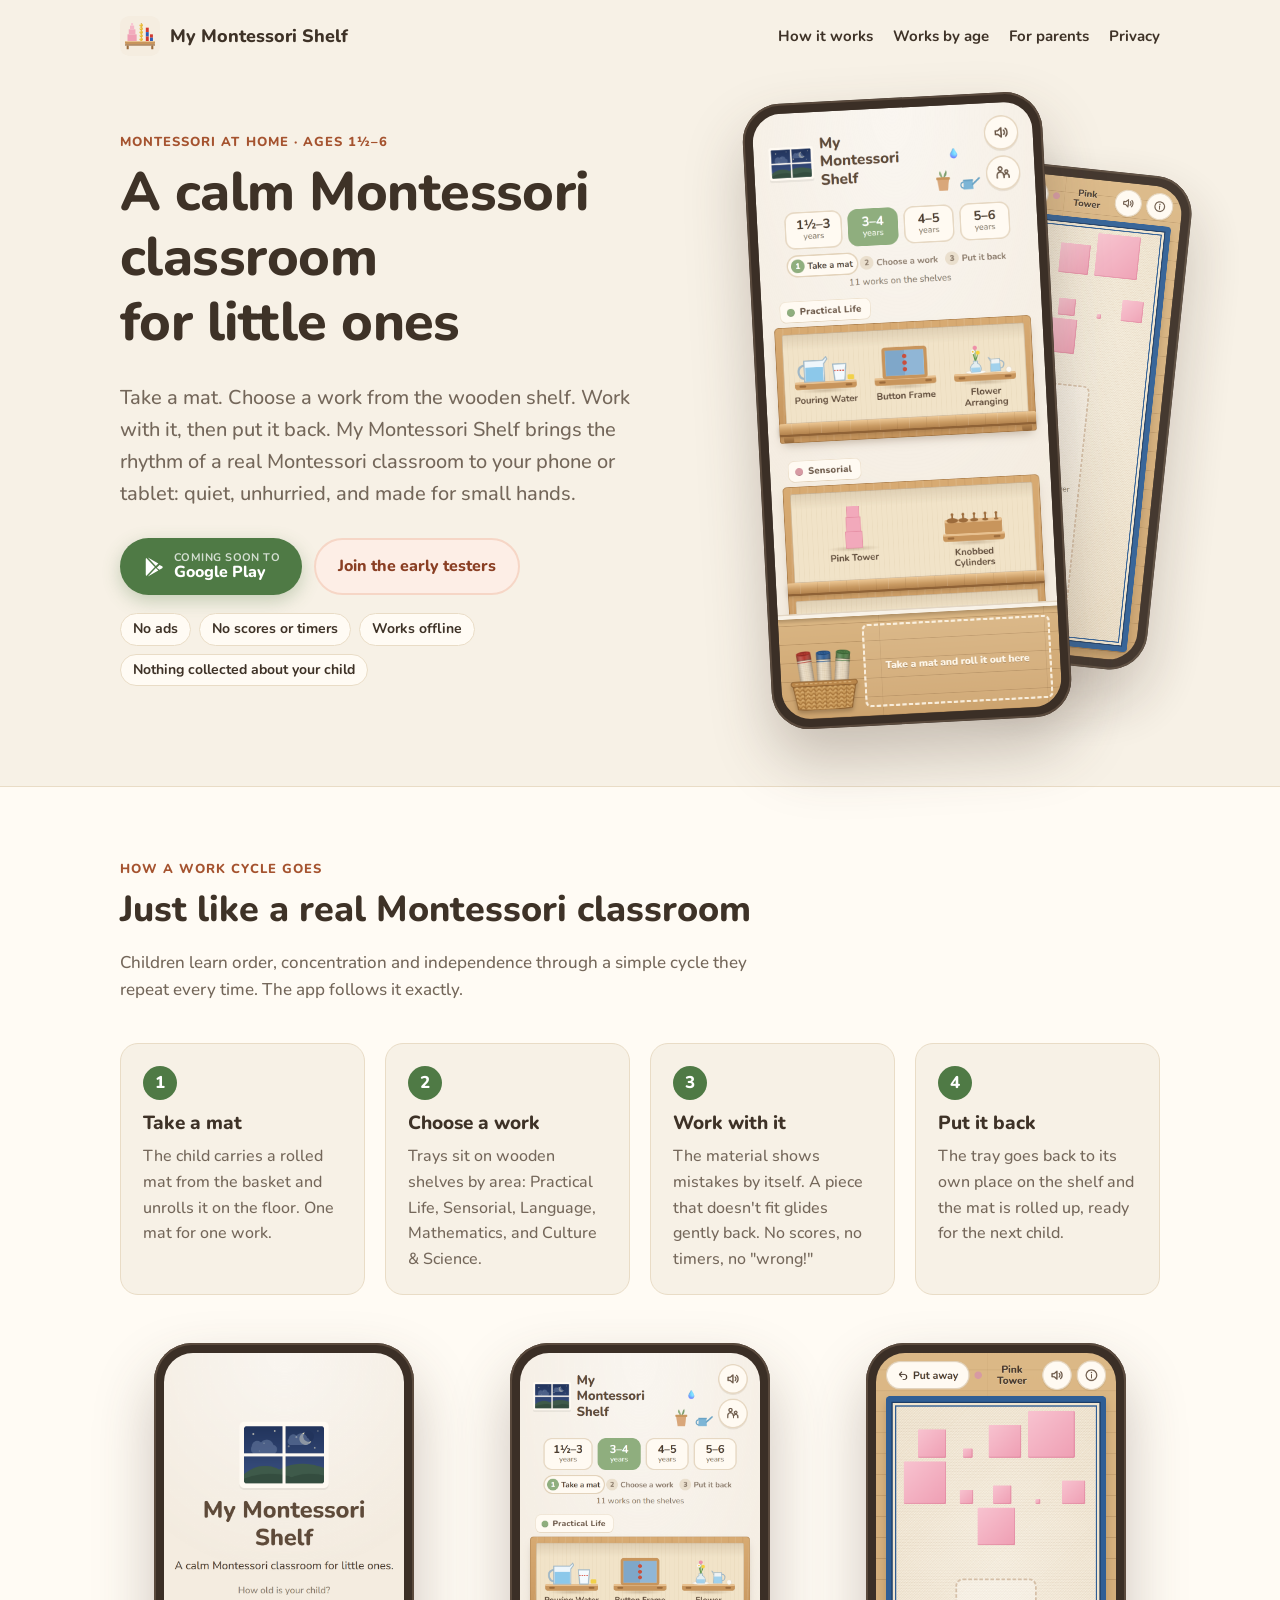
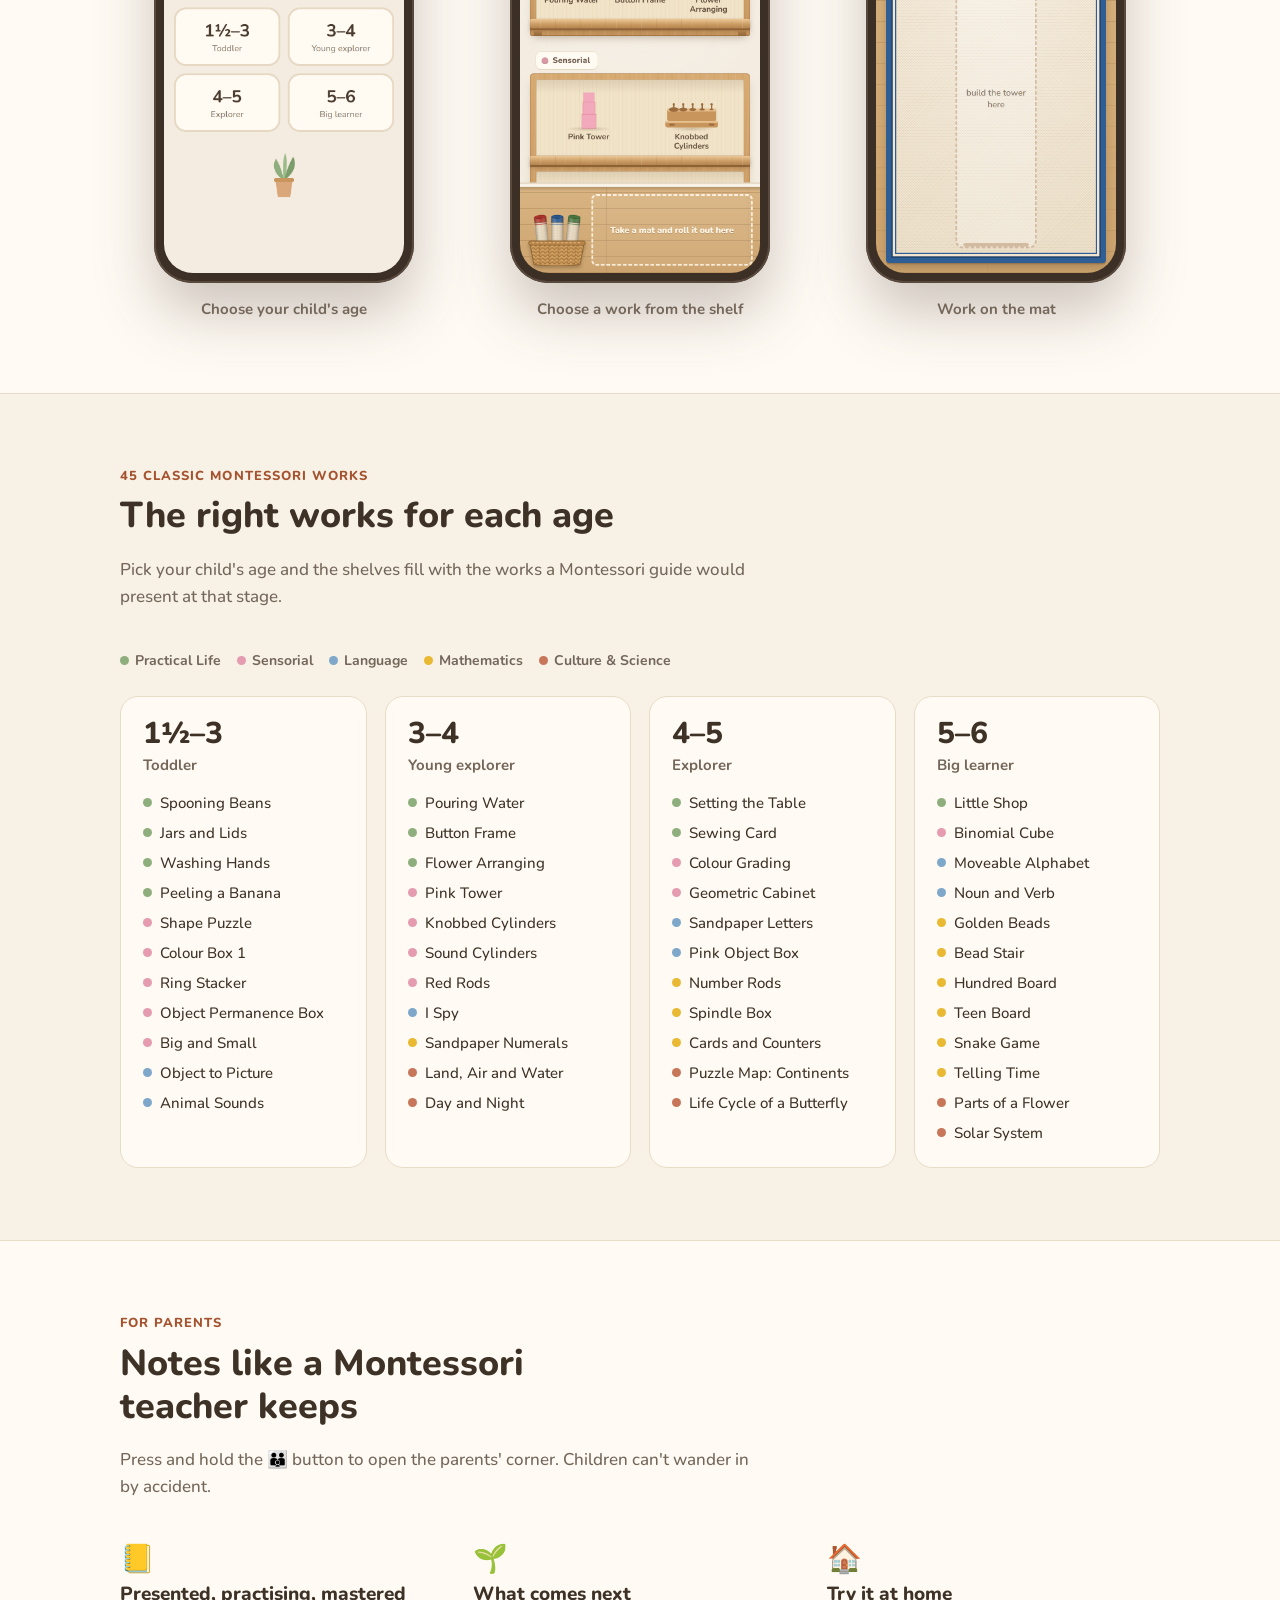
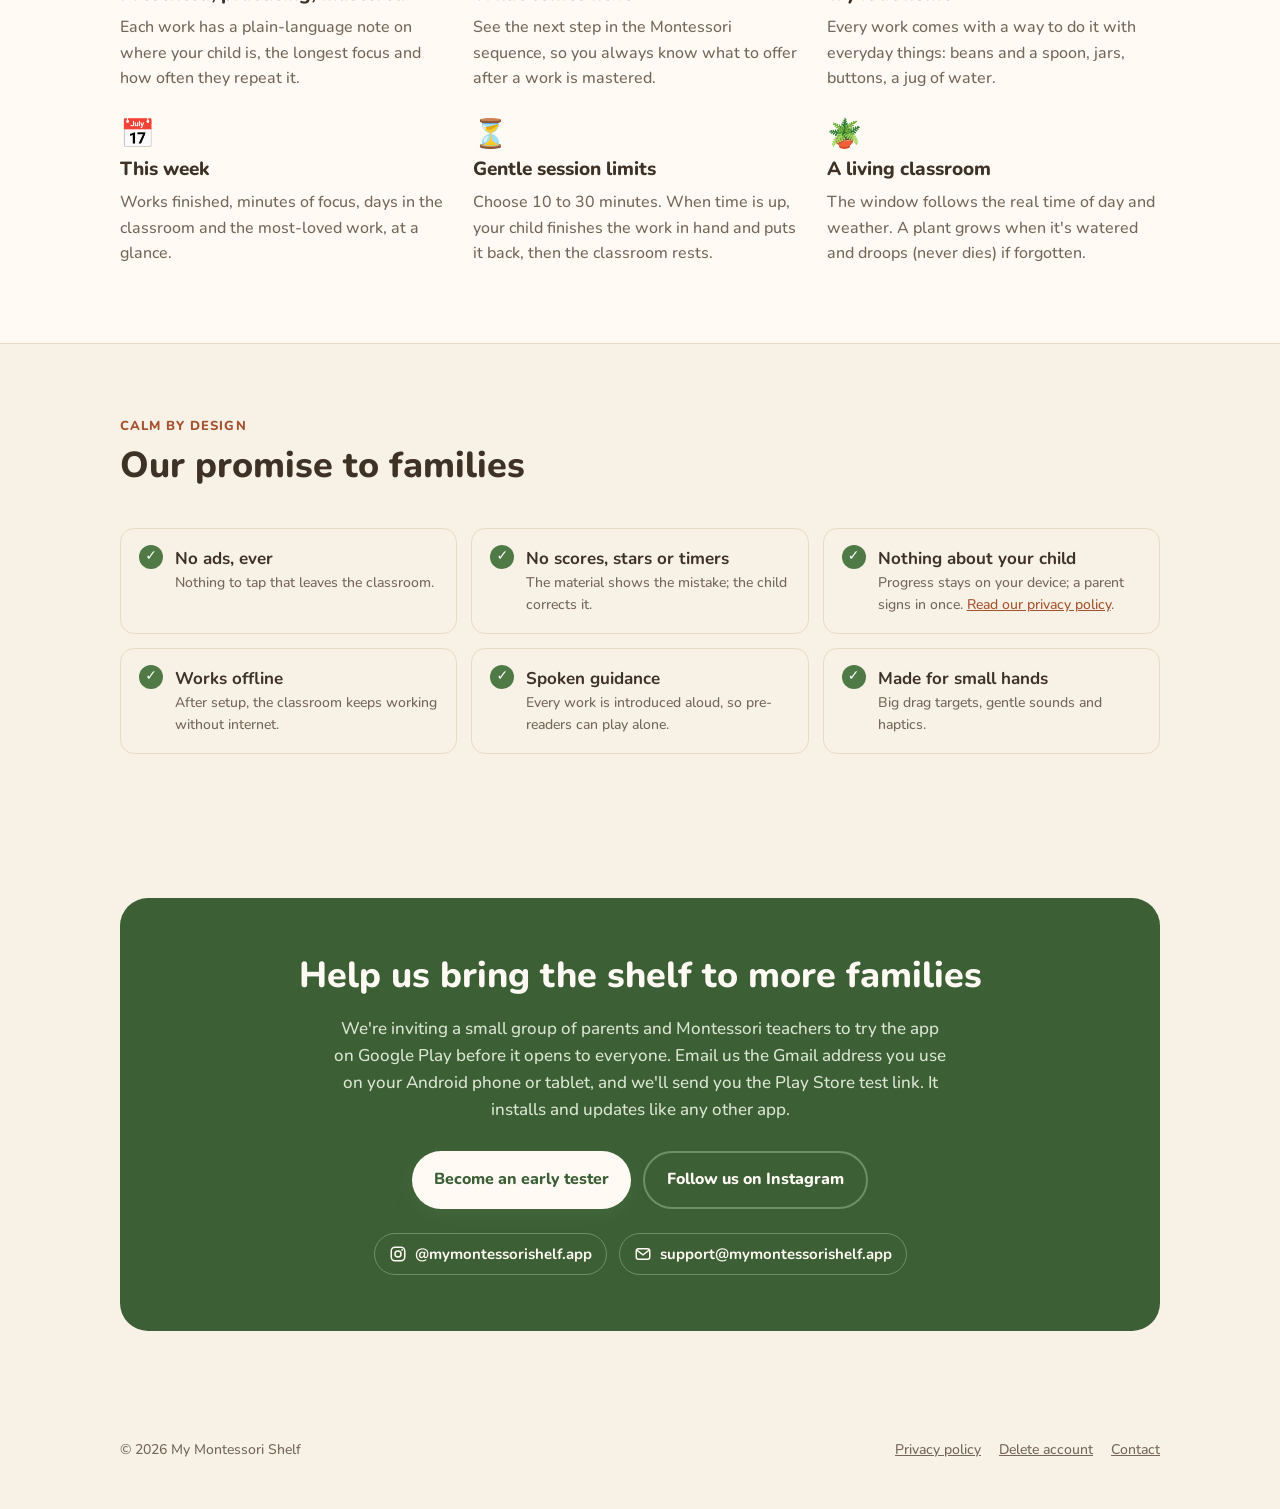
<file: index.html>
<!doctype html>
<html lang="en">
<head>
  <meta charset="utf-8">
  <meta name="viewport" content="width=device-width, initial-scale=1">
  <title>My Montessori Shelf: a calm Montessori classroom for ages 1½–6</title>
  <meta name="description" content="A calm Montessori classroom app for children aged 1½–6. Take a mat, choose a work from the shelf, put it back. 45 classic Montessori works, no ads, no scores, nothing collected about your child.">
  <link rel="icon" href="icon.svg" type="image/svg+xml">
  <link rel="icon" href="favicon-32.png" type="image/png" sizes="32x32">
  <link rel="apple-touch-icon" href="apple-touch-icon.png">
  <link rel="manifest" href="site.webmanifest">
  <link rel="stylesheet" href="style.css">
  <script>document.documentElement.classList.add('js')</script>
  <script src="motion.js" defer></script>
  <!-- Link previews on WhatsApp, Instagram, etc. -->
  <meta property="og:title" content="My Montessori Shelf">
  <meta property="og:description" content="A calm Montessori classroom for little ones, aged 1½–6. No ads, no scores, nothing collected about your child.">
  <meta property="og:image" content="https://mymontessorishelf.app/og-image.png">
  <meta property="og:image:width" content="1200">
  <meta property="og:image:height" content="630">
  <meta property="og:image:alt" content="My Montessori Shelf: a calm Montessori classroom for little ones">
  <meta property="og:site_name" content="My Montessori Shelf">
  <meta name="twitter:card" content="summary_large_image">
  <meta property="og:url" content="https://mymontessorishelf.app/">
  <link rel="canonical" href="https://mymontessorishelf.app/">
  <meta property="og:type" content="website">
  <meta name="theme-color" content="#f7f1e6">
</head>
<body>

<header class="top">
  <div class="wrap">
    <a class="brand" href="./"><img src="icon.svg" alt="" width="40" height="40">My Montessori Shelf</a>
    <nav>
      <a href="#how">How it works</a>
      <a href="#works">Works by age</a>
      <a href="#parents">For parents</a>
      <a href="privacy.html">Privacy</a>
    </nav>
  </div>
</header>

<main>
  <section class="hero" style="padding-top:24px">
    <div class="wrap">
      <div>
        <div class="eyebrow">Montessori at home · ages 1½–6</div>
        <h1>A calm Montessori classroom for little ones</h1>
        <p class="lead">Take a mat. Choose a work from the wooden shelf. Work with it, then put it back. My Montessori Shelf brings the rhythm of a real Montessori classroom to your phone or tablet: quiet, unhurried, and made for small hands.</p>
        <div class="actions">
          <a class="btn btn-play" href="#testers">
            <svg viewBox="0 0 24 24" aria-hidden="true"><path fill="currentColor" d="M4.6 2.3c-.3.3-.5.8-.5 1.4v16.6c0 .6.2 1.1.5 1.4l9.4-9.7-9.4-9.7zm10.5 10.8 2.7 2.8-11.4 6.5 8.7-9.3zm0-2.2L6.4 1.6l11.4 6.5-2.7 2.8zm4 4.1 2.9-1.6c.8-.5.8-1.6 0-2.1l-2.9-1.6-3 3 3 2.3z"/></svg>
            <span><small>Coming soon to</small>Google Play</span>
          </a>
          <a class="btn btn-soft" href="#testers">Join the early testers</a>
        </div>
        <div class="pills">
          <span class="pill">No ads</span>
          <span class="pill">No scores or timers</span>
          <span class="pill">Works offline</span>
          <span class="pill">Nothing collected about your child</span>
        </div>
      </div>
      <div class="hero-art">
        <div class="phone front"><img src="img/shelf.png" alt="The wooden shelves of the classroom, with works like Pouring Water, Button Frame and Pink Tower" width="390" height="844"></div>
        <div class="phone back"><img src="img/pinktower.png" alt="The Pink Tower laid out on a blue work mat" width="390" height="844" loading="lazy"></div>
      </div>
    </div>
  </section>

  <section class="alt" id="how">
    <div class="wrap">
      <div class="section-head">
        <div class="eyebrow">How a work cycle goes</div>
        <h2>Just like a real Montessori classroom</h2>
        <p class="muted">Children learn order, concentration and independence through a simple cycle they repeat every time. The app follows it exactly.</p>
      </div>
      <div class="steps">
        <div class="step"><h3>Take a mat</h3><p>The child carries a rolled mat from the basket and unrolls it on the floor. One mat for one work.</p></div>
        <div class="step"><h3>Choose a work</h3><p>Trays sit on wooden shelves by area: Practical Life, Sensorial, Language, Mathematics, and Culture &amp; Science.</p></div>
        <div class="step"><h3>Work with it</h3><p>The material shows mistakes by itself. A piece that doesn't fit glides gently back. No scores, no timers, no "wrong!"</p></div>
        <div class="step"><h3>Put it back</h3><p>The tray goes back to its own place on the shelf and the mat is rolled up, ready for the next child.</p></div>
      </div>
      <div class="screens">
        <figure><div class="phone"><img src="img/welcome.png" alt="Welcome screen asking how old the child is" width="390" height="844" loading="lazy"></div><figcaption>Choose your child's age</figcaption></figure>
        <figure><div class="phone"><img src="img/shelf.png" alt="Wooden shelves with Montessori works" width="390" height="844" loading="lazy"></div><figcaption>Choose a work from the shelf</figcaption></figure>
        <figure><div class="phone"><img src="img/pinktower.png" alt="Pink Tower cubes on a work mat" width="390" height="844" loading="lazy"></div><figcaption>Work on the mat</figcaption></figure>
      </div>
    </div>
  </section>

  <section id="works">
    <div class="wrap">
      <div class="section-head">
        <div class="eyebrow">45 classic Montessori works</div>
        <h2>The right works for each age</h2>
        <p class="muted">Pick your child's age and the shelves fill with the works a Montessori guide would present at that stage.</p>
      </div>
      <div class="legend">
        <span><i class="dot practical"></i>Practical Life</span>
        <span><i class="dot sensorial"></i>Sensorial</span>
        <span><i class="dot language"></i>Language</span>
        <span><i class="dot math"></i>Mathematics</span>
        <span><i class="dot culture"></i>Culture &amp; Science</span>
      </div>
      <div class="ages">
        <div class="age">
          <div class="yrs">1½–3</div><div class="name">Toddler</div>
          <ul>
            <li><i class="dot practical"></i>Spooning Beans</li>
            <li><i class="dot practical"></i>Jars and Lids</li>
            <li><i class="dot practical"></i>Washing Hands</li>
            <li><i class="dot practical"></i>Peeling a Banana</li>
            <li><i class="dot sensorial"></i>Shape Puzzle</li>
            <li><i class="dot sensorial"></i>Colour Box 1</li>
            <li><i class="dot sensorial"></i>Ring Stacker</li>
            <li><i class="dot sensorial"></i>Object Permanence Box</li>
            <li><i class="dot sensorial"></i>Big and Small</li>
            <li><i class="dot language"></i>Object to Picture</li>
            <li><i class="dot language"></i>Animal Sounds</li>
          </ul>
        </div>
        <div class="age">
          <div class="yrs">3–4</div><div class="name">Young explorer</div>
          <ul>
            <li><i class="dot practical"></i>Pouring Water</li>
            <li><i class="dot practical"></i>Button Frame</li>
            <li><i class="dot practical"></i>Flower Arranging</li>
            <li><i class="dot sensorial"></i>Pink Tower</li>
            <li><i class="dot sensorial"></i>Knobbed Cylinders</li>
            <li><i class="dot sensorial"></i>Sound Cylinders</li>
            <li><i class="dot sensorial"></i>Red Rods</li>
            <li><i class="dot language"></i>I Spy</li>
            <li><i class="dot math"></i>Sandpaper Numerals</li>
            <li><i class="dot culture"></i>Land, Air and Water</li>
            <li><i class="dot culture"></i>Day and Night</li>
          </ul>
        </div>
        <div class="age">
          <div class="yrs">4–5</div><div class="name">Explorer</div>
          <ul>
            <li><i class="dot practical"></i>Setting the Table</li>
            <li><i class="dot practical"></i>Sewing Card</li>
            <li><i class="dot sensorial"></i>Colour Grading</li>
            <li><i class="dot sensorial"></i>Geometric Cabinet</li>
            <li><i class="dot language"></i>Sandpaper Letters</li>
            <li><i class="dot language"></i>Pink Object Box</li>
            <li><i class="dot math"></i>Number Rods</li>
            <li><i class="dot math"></i>Spindle Box</li>
            <li><i class="dot math"></i>Cards and Counters</li>
            <li><i class="dot culture"></i>Puzzle Map: Continents</li>
            <li><i class="dot culture"></i>Life Cycle of a Butterfly</li>
          </ul>
        </div>
        <div class="age">
          <div class="yrs">5–6</div><div class="name">Big learner</div>
          <ul>
            <li><i class="dot practical"></i>Little Shop</li>
            <li><i class="dot sensorial"></i>Binomial Cube</li>
            <li><i class="dot language"></i>Moveable Alphabet</li>
            <li><i class="dot language"></i>Noun and Verb</li>
            <li><i class="dot math"></i>Golden Beads</li>
            <li><i class="dot math"></i>Bead Stair</li>
            <li><i class="dot math"></i>Hundred Board</li>
            <li><i class="dot math"></i>Teen Board</li>
            <li><i class="dot math"></i>Snake Game</li>
            <li><i class="dot math"></i>Telling Time</li>
            <li><i class="dot culture"></i>Parts of a Flower</li>
            <li><i class="dot culture"></i>Solar System</li>
          </ul>
        </div>
      </div>
    </div>
  </section>

  <section class="alt" id="parents">
    <div class="wrap">
      <div class="section-head">
        <div class="eyebrow">For parents</div>
        <h2>Notes like a Montessori teacher keeps</h2>
        <p class="muted">Press and hold the 👪 button to open the parents' corner. Children can't wander in by accident.</p>
      </div>
      <div class="features">
        <div class="feature"><div class="ico">📒</div><h3>Presented, practising, mastered</h3><p>Each work has a plain-language note on where your child is, the longest focus and how often they repeat it.</p></div>
        <div class="feature"><div class="ico">🌱</div><h3>What comes next</h3><p>See the next step in the Montessori sequence, so you always know what to offer after a work is mastered.</p></div>
        <div class="feature"><div class="ico">🏠</div><h3>Try it at home</h3><p>Every work comes with a way to do it with everyday things: beans and a spoon, jars, buttons, a jug of water.</p></div>
        <div class="feature"><div class="ico">📅</div><h3>This week</h3><p>Works finished, minutes of focus, days in the classroom and the most-loved work, at a glance.</p></div>
        <div class="feature"><div class="ico">⏳</div><h3>Gentle session limits</h3><p>Choose 10 to 30 minutes. When time is up, your child finishes the work in hand and puts it back, then the classroom rests.</p></div>
        <div class="feature"><div class="ico">🪴</div><h3>A living classroom</h3><p>The window follows the real time of day and weather. A plant grows when it's watered and droops (never dies) if forgotten.</p></div>
      </div>
    </div>
  </section>

  <section>
    <div class="wrap">
      <div class="section-head">
        <div class="eyebrow">Calm by design</div>
        <h2>Our promise to families</h2>
      </div>
      <div class="promises">
        <div class="promise"><span class="tick">✓</span><div>No ads, ever<small>Nothing to tap that leaves the classroom.</small></div></div>
        <div class="promise"><span class="tick">✓</span><div>No scores, stars or timers<small>The material shows the mistake; the child corrects it.</small></div></div>
        <div class="promise"><span class="tick">✓</span><div>Nothing about your child<small>Progress stays on your device; a parent signs in once. <a href="privacy.html">Read our privacy policy</a>.</small></div></div>
        <div class="promise"><span class="tick">✓</span><div>Works offline<small>After setup, the classroom keeps working without internet.</small></div></div>
        <div class="promise"><span class="tick">✓</span><div>Spoken guidance<small>Every work is introduced aloud, so pre-readers can play alone.</small></div></div>
        <div class="promise"><span class="tick">✓</span><div>Made for small hands<small>Big drag targets, gentle sounds and haptics.</small></div></div>
      </div>
    </div>
  </section>

  <section class="cta" id="testers">
    <div class="wrap">
      <div class="box">
        <h2>Help us bring the shelf to more families</h2>
        <p>We're inviting a small group of parents and Montessori teachers to try the app on Google Play before it opens to everyone. Email us the Gmail address you use on your Android phone or tablet, and we'll send you the Play Store test link. It installs and updates like any other app.</p>
        <div class="actions">
          <a class="btn btn-play" href="mailto:support@mymontessorishelf.app?subject=Early%20tester%3A%20My%20Montessori%20Shelf">Become an early tester</a>
          <a class="btn btn-soft" href="https://www.instagram.com/mymontessorishelf.app/" rel="noopener">Follow us on Instagram</a>
        </div>
        <div class="social">
          <a href="https://www.instagram.com/mymontessorishelf.app/" rel="noopener">
            <svg viewBox="0 0 24 24" aria-hidden="true"><rect x="3" y="3" width="18" height="18" rx="5" fill="none" stroke="currentColor" stroke-width="2"/><circle cx="12" cy="12" r="4" fill="none" stroke="currentColor" stroke-width="2"/><circle cx="17.5" cy="6.5" r="1.2" fill="currentColor"/></svg>
            @mymontessorishelf.app
          </a>
          <a href="mailto:support@mymontessorishelf.app">
            <svg viewBox="0 0 24 24" aria-hidden="true"><rect x="3" y="5" width="18" height="14" rx="3" fill="none" stroke="currentColor" stroke-width="2"/><path d="M4 7l8 6 8-6" fill="none" stroke="currentColor" stroke-width="2"/></svg>
            support@mymontessorishelf.app
          </a>
        </div>
      </div>
    </div>
  </section>
</main>

<footer>
  <div class="wrap">
    <div>© 2026 My Montessori Shelf</div>
    <nav>
      <a href="privacy.html">Privacy policy</a>
      <a href="delete-account.html">Delete account</a>
      <a href="mailto:support@mymontessorishelf.app">Contact</a>
    </nav>
  </div>
</footer>

</body>
</html>
</file>
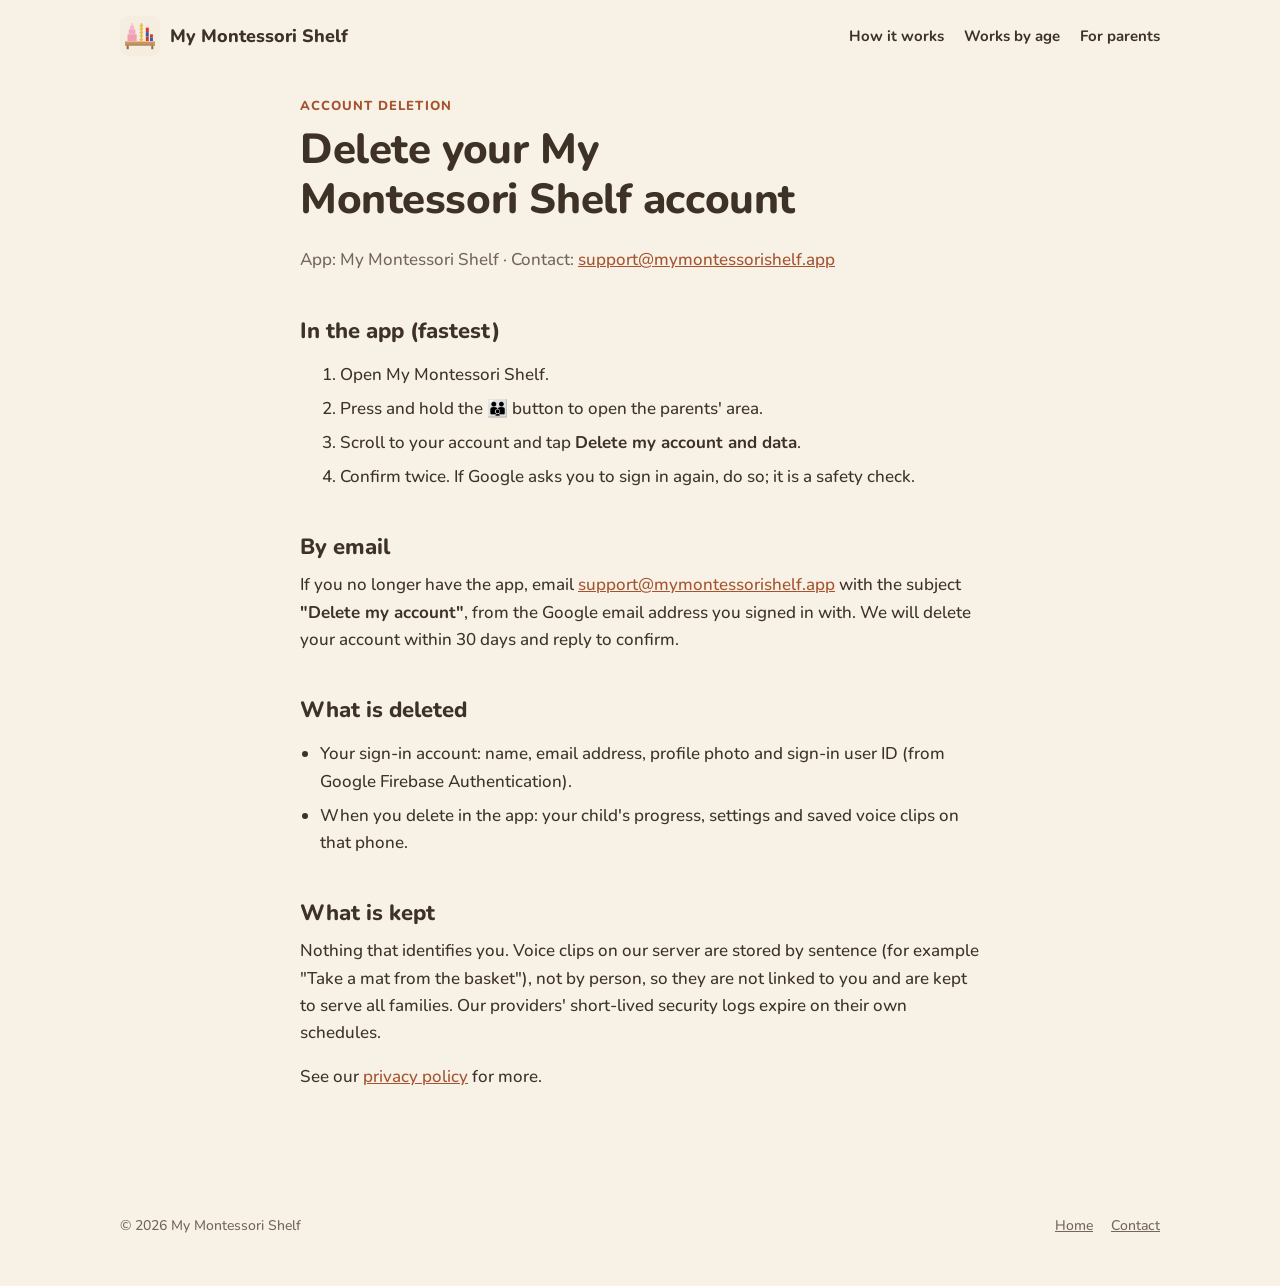
<file: delete-account.html>
<!doctype html>
<html lang="en">
<head>
  <meta charset="utf-8">
  <meta name="viewport" content="width=device-width, initial-scale=1">
  <title>Delete your account · My Montessori Shelf</title>
  <meta name="description" content="How to delete your My Montessori Shelf account and data.">
  <link rel="icon" href="icon.svg" type="image/svg+xml">
  <link rel="icon" href="favicon-32.png" type="image/png" sizes="32x32">
  <link rel="apple-touch-icon" href="apple-touch-icon.png">
  <link rel="manifest" href="site.webmanifest">
  <link rel="stylesheet" href="style.css">
  <link rel="canonical" href="https://mymontessorishelf.app/delete-account.html">
  <meta property="og:title" content="Delete your account · My Montessori Shelf">
  <meta property="og:description" content="Only the parent's sign-in details, nothing about your child. No ads, no analytics, no tracking.">
  <meta property="og:image" content="https://mymontessorishelf.app/og-image.png">
  <meta property="og:url" content="https://mymontessorishelf.app/delete-account.html">
  <meta name="twitter:card" content="summary_large_image">
  <meta name="theme-color" content="#f7f1e6">
</head>
<body>

<header class="top">
  <div class="wrap">
    <a class="brand" href="./"><img src="icon.svg" alt="" width="40" height="40">My Montessori Shelf</a>
    <nav>
      <a href="./#how">How it works</a>
      <a href="./#works">Works by age</a>
      <a href="./#parents">For parents</a>
    </nav>
  </div>
</header>

<main class="doc">
  <div class="eyebrow">Account deletion</div>
  <h1>Delete your My Montessori Shelf account</h1>
  <p class="muted">App: My Montessori Shelf · Contact: <a href="mailto:support@mymontessorishelf.app">support@mymontessorishelf.app</a></p>

  <h2>In the app (fastest)</h2>
  <ol>
    <li>Open My Montessori Shelf.</li>
    <li>Press and hold the 👪 button to open the parents' area.</li>
    <li>Scroll to your account and tap <strong>Delete my account and data</strong>.</li>
    <li>Confirm twice. If Google asks you to sign in again, do so; it is a safety check.</li>
  </ol>

  <h2>By email</h2>
  <p>If you no longer have the app, email <a href="mailto:support@mymontessorishelf.app?subject=Delete%20my%20account">support@mymontessorishelf.app</a> with the subject <strong>"Delete my account"</strong>, from the Google email address you signed in with. We will delete your account within 30 days and reply to confirm.</p>

  <h2>What is deleted</h2>
  <ul>
    <li>Your sign-in account: name, email address, profile photo and sign-in user ID (from Google Firebase Authentication).</li>
    <li>When you delete in the app: your child's progress, settings and saved voice clips on that phone.</li>
  </ul>

  <h2>What is kept</h2>
  <p>Nothing that identifies you. Voice clips on our server are stored by sentence (for example "Take a mat from the basket"), not by person, so they are not linked to you and are kept to serve all families. Our providers' short-lived security logs expire on their own schedules.</p>

  <p>See our <a href="privacy.html">privacy policy</a> for more.</p>
</main>

<footer>
  <div class="wrap">
    <div>© 2026 My Montessori Shelf</div>
    <nav>
      <a href="./">Home</a>
      <a href="mailto:support@mymontessorishelf.app">Contact</a>
    </nav>
  </div>
</footer>
</body>
</html>
</file>
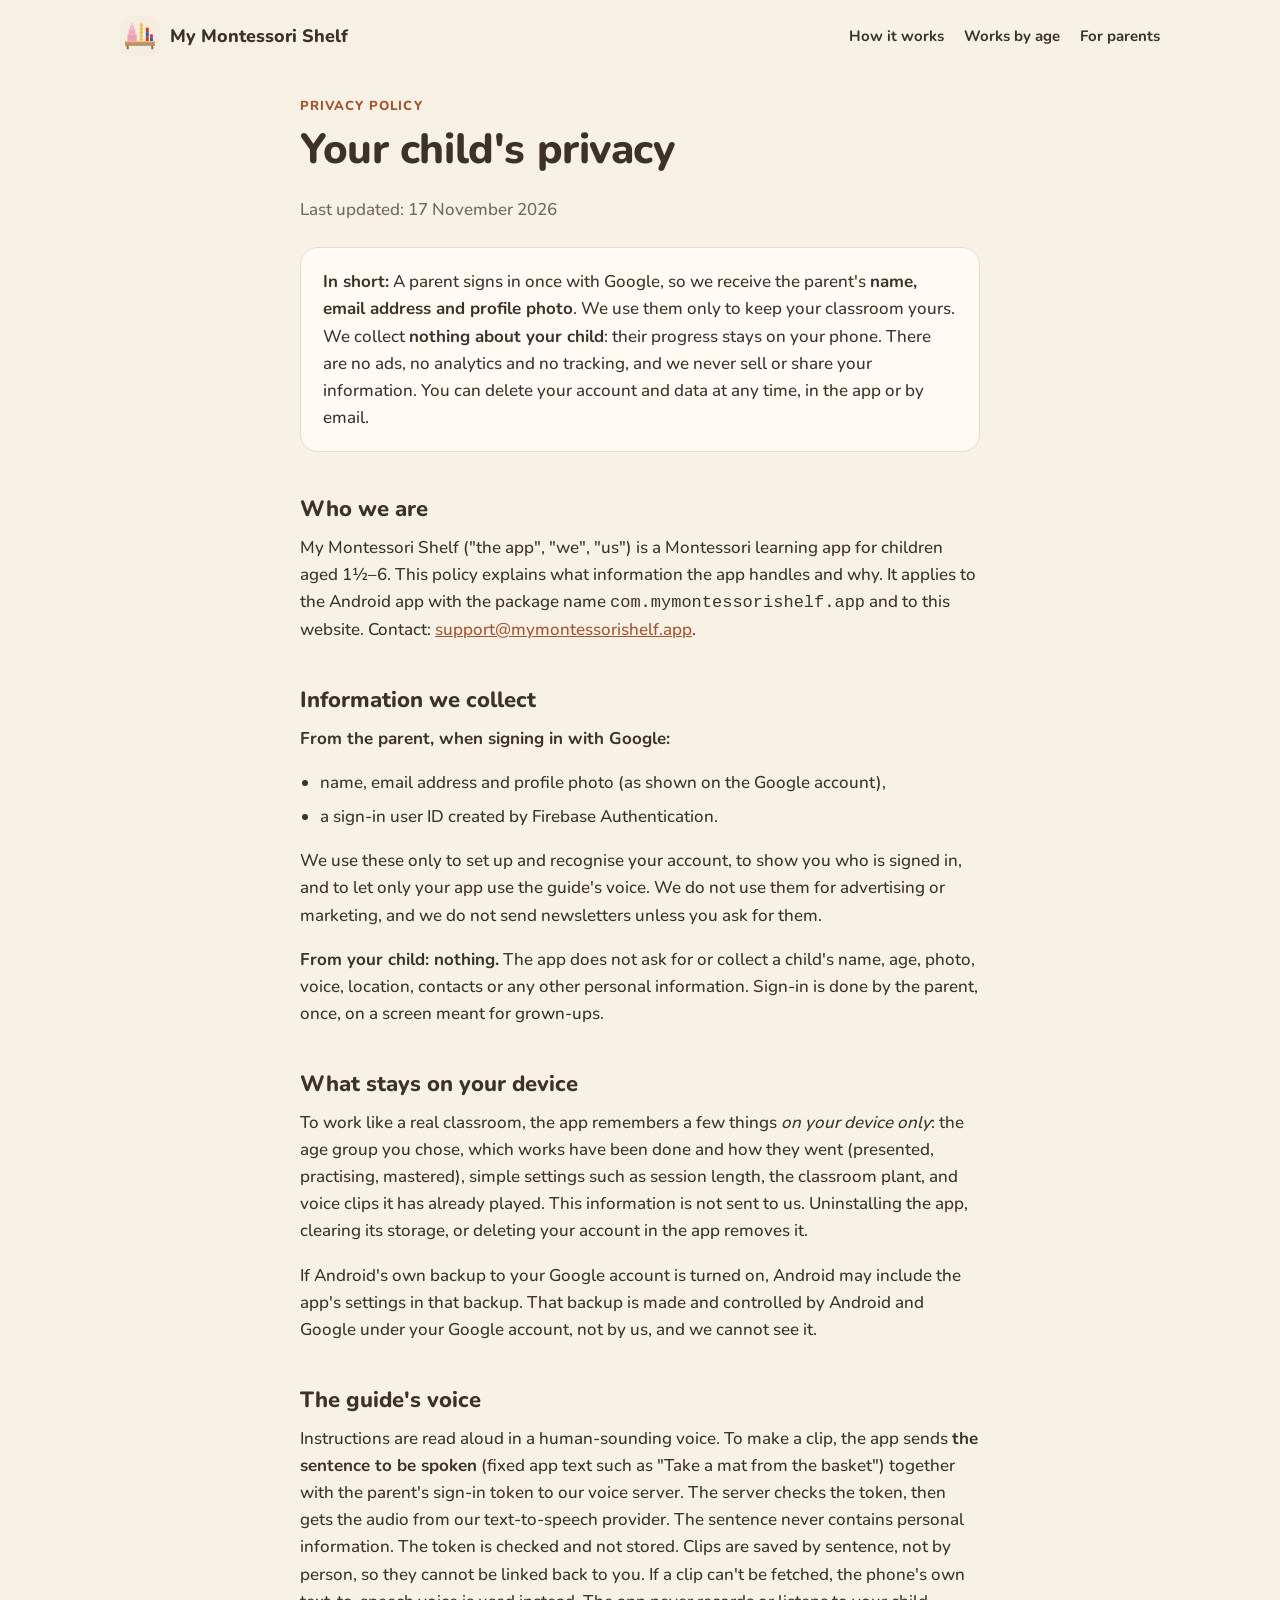
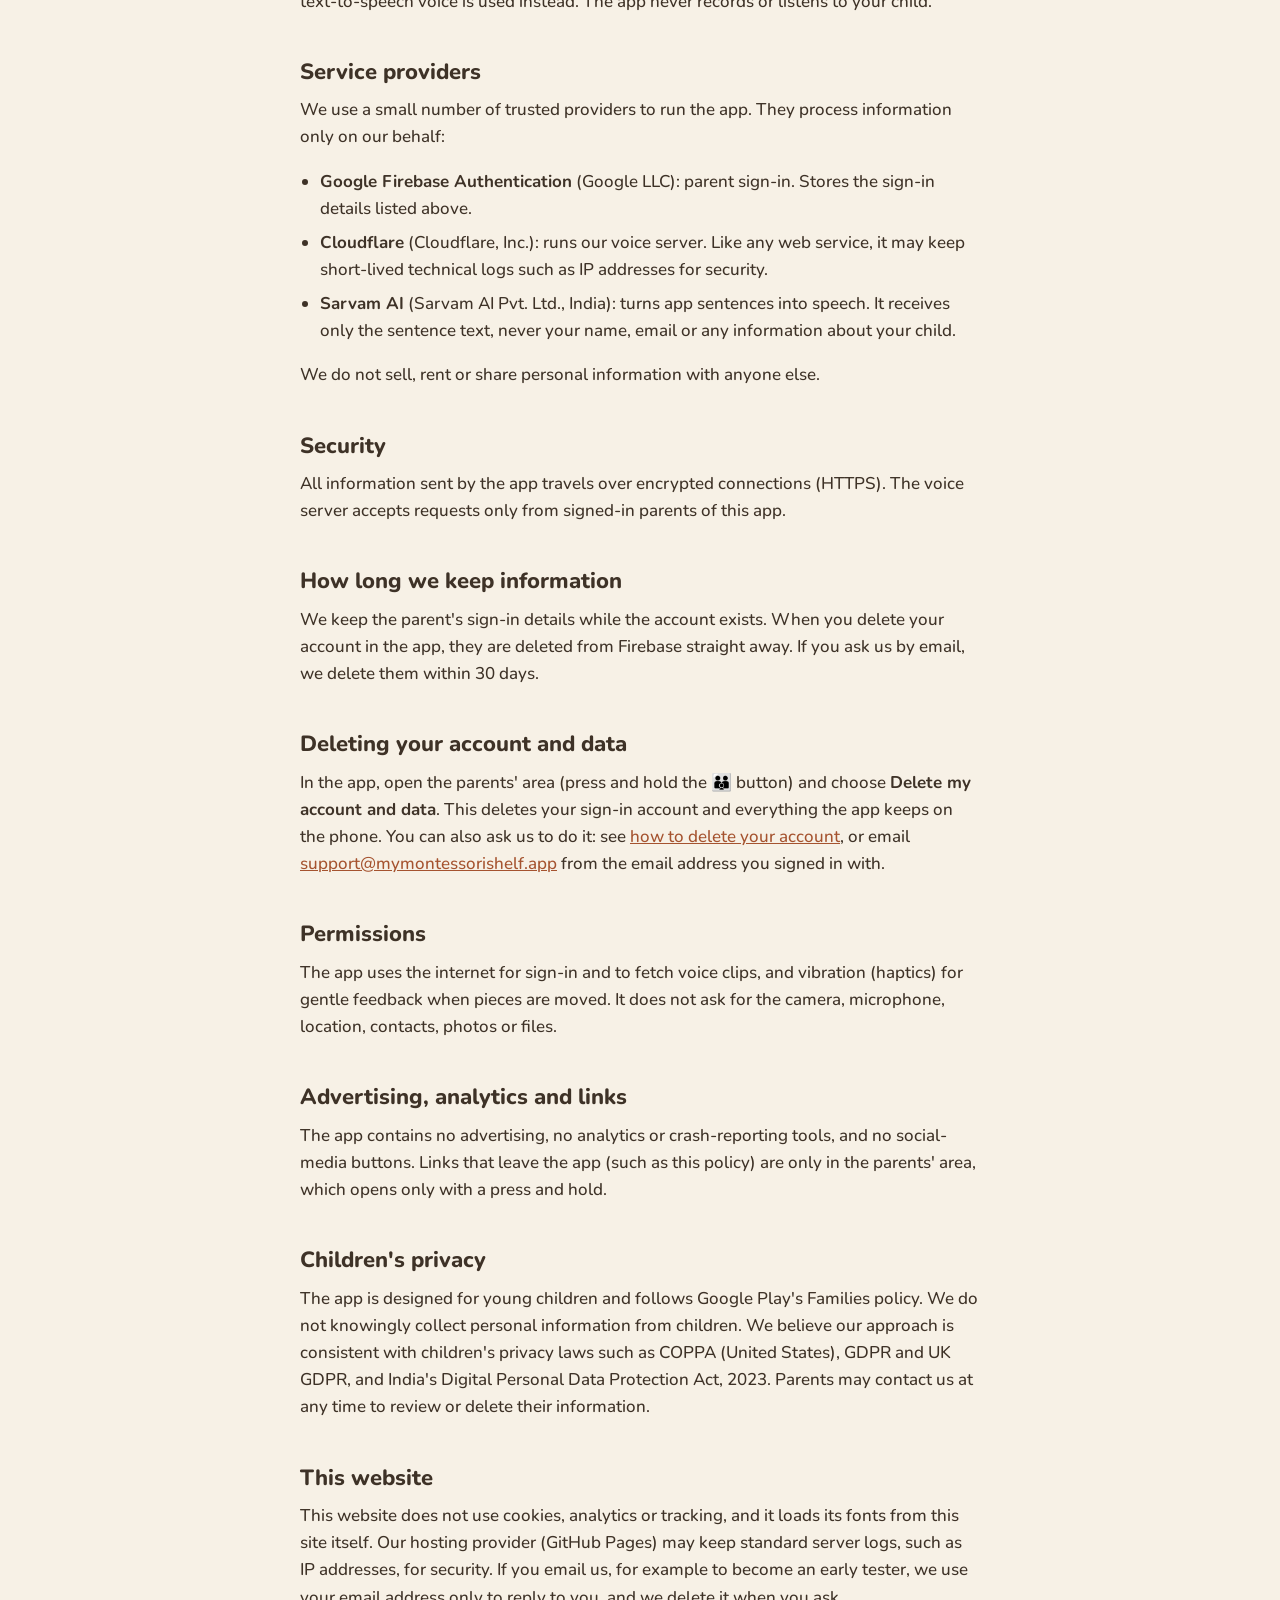
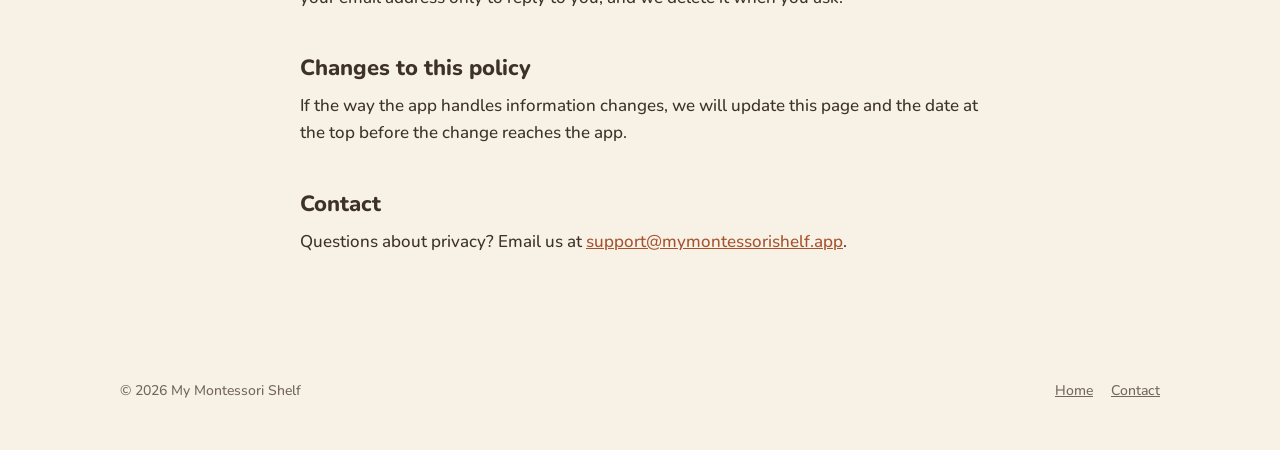
<file: privacy.html>
<!doctype html>
<html lang="en">
<head>
  <meta charset="utf-8">
  <meta name="viewport" content="width=device-width, initial-scale=1">
  <title>Privacy Policy · My Montessori Shelf</title>
  <meta name="description" content="Privacy policy for the My Montessori Shelf app. We collect only the parent's Google sign-in details, never your child's, and never sell or share them.">
  <link rel="icon" href="icon.svg" type="image/svg+xml">
  <link rel="icon" href="favicon-32.png" type="image/png" sizes="32x32">
  <link rel="apple-touch-icon" href="apple-touch-icon.png">
  <link rel="manifest" href="site.webmanifest">
  <link rel="stylesheet" href="style.css">
  <link rel="canonical" href="https://mymontessorishelf.app/privacy.html">
  <meta property="og:title" content="Privacy Policy · My Montessori Shelf">
  <meta property="og:description" content="Only the parent's sign-in details, nothing about your child. No ads, no analytics, no tracking.">
  <meta property="og:image" content="https://mymontessorishelf.app/og-image.png">
  <meta property="og:url" content="https://mymontessorishelf.app/privacy.html">
  <meta name="twitter:card" content="summary_large_image">
  <meta name="theme-color" content="#f7f1e6">
</head>
<body>

<header class="top">
  <div class="wrap">
    <a class="brand" href="./"><img src="icon.svg" alt="" width="40" height="40">My Montessori Shelf</a>
    <nav>
      <a href="./#how">How it works</a>
      <a href="./#works">Works by age</a>
      <a href="./#parents">For parents</a>
    </nav>
  </div>
</header>

<main class="doc">
  <div class="eyebrow">Privacy policy</div>
  <h1>Your child's privacy</h1>
  <p class="muted">Last updated: 17 November 2026</p>

  <div class="summary">
    <p><strong>In short:</strong> A parent signs in once with Google, so we receive the parent's <strong>name, email address and profile photo</strong>. We use them only to keep your classroom yours. We collect <strong>nothing about your child</strong>: their progress stays on your phone. There are no ads, no analytics and no tracking, and we never sell or share your information. You can delete your account and data at any time, in the app or by email.</p>
  </div>

  <h2>Who we are</h2>
  <p>My Montessori Shelf ("the app", "we", "us") is a Montessori learning app for children aged 1½–6. This policy explains what information the app handles and why. It applies to the Android app with the package name <code>com.mymontessorishelf.app</code> and to this website. Contact: <a href="mailto:support@mymontessorishelf.app">support@mymontessorishelf.app</a>.</p>

  <h2>Information we collect</h2>
  <p><strong>From the parent, when signing in with Google:</strong></p>
  <ul>
    <li>name, email address and profile photo (as shown on the Google account),</li>
    <li>a sign-in user ID created by Firebase Authentication.</li>
  </ul>
  <p>We use these only to set up and recognise your account, to show you who is signed in, and to let only your app use the guide's voice. We do not use them for advertising or marketing, and we do not send newsletters unless you ask for them.</p>
  <p><strong>From your child: nothing.</strong> The app does not ask for or collect a child's name, age, photo, voice, location, contacts or any other personal information. Sign-in is done by the parent, once, on a screen meant for grown-ups.</p>

  <h2>What stays on your device</h2>
  <p>To work like a real classroom, the app remembers a few things <em>on your device only</em>: the age group you chose, which works have been done and how they went (presented, practising, mastered), simple settings such as session length, the classroom plant, and voice clips it has already played. This information is not sent to us. Uninstalling the app, clearing its storage, or deleting your account in the app removes it.</p>
  <p>If Android's own backup to your Google account is turned on, Android may include the app's settings in that backup. That backup is made and controlled by Android and Google under your Google account, not by us, and we cannot see it.</p>

  <h2>The guide's voice</h2>
  <p>Instructions are read aloud in a human-sounding voice. To make a clip, the app sends <strong>the sentence to be spoken</strong> (fixed app text such as "Take a mat from the basket") together with the parent's sign-in token to our voice server. The server checks the token, then gets the audio from our text-to-speech provider. The sentence never contains personal information. The token is checked and not stored. Clips are saved by sentence, not by person, so they cannot be linked back to you. If a clip can't be fetched, the phone's own text-to-speech voice is used instead. The app never records or listens to your child.</p>

  <h2>Service providers</h2>
  <p>We use a small number of trusted providers to run the app. They process information only on our behalf:</p>
  <ul>
    <li><strong>Google Firebase Authentication</strong> (Google LLC): parent sign-in. Stores the sign-in details listed above.</li>
    <li><strong>Cloudflare</strong> (Cloudflare, Inc.): runs our voice server. Like any web service, it may keep short-lived technical logs such as IP addresses for security.</li>
    <li><strong>Sarvam AI</strong> (Sarvam AI Pvt. Ltd., India): turns app sentences into speech. It receives only the sentence text, never your name, email or any information about your child.</li>
  </ul>
  <p>We do not sell, rent or share personal information with anyone else.</p>

  <h2>Security</h2>
  <p>All information sent by the app travels over encrypted connections (HTTPS). The voice server accepts requests only from signed-in parents of this app.</p>

  <h2>How long we keep information</h2>
  <p>We keep the parent's sign-in details while the account exists. When you delete your account in the app, they are deleted from Firebase straight away. If you ask us by email, we delete them within 30 days.</p>

  <h2>Deleting your account and data</h2>
  <p>In the app, open the parents' area (press and hold the 👪 button) and choose <strong>Delete my account and data</strong>. This deletes your sign-in account and everything the app keeps on the phone. You can also ask us to do it: see <a href="delete-account.html">how to delete your account</a>, or email <a href="mailto:support@mymontessorishelf.app?subject=Delete%20my%20account">support@mymontessorishelf.app</a> from the email address you signed in with.</p>

  <h2>Permissions</h2>
  <p>The app uses the internet for sign-in and to fetch voice clips, and vibration (haptics) for gentle feedback when pieces are moved. It does not ask for the camera, microphone, location, contacts, photos or files.</p>

  <h2>Advertising, analytics and links</h2>
  <p>The app contains no advertising, no analytics or crash-reporting tools, and no social-media buttons. Links that leave the app (such as this policy) are only in the parents' area, which opens only with a press and hold.</p>

  <h2>Children's privacy</h2>
  <p>The app is designed for young children and follows Google Play's Families policy. We do not knowingly collect personal information from children. We believe our approach is consistent with children's privacy laws such as COPPA (United States), GDPR and UK GDPR, and India's Digital Personal Data Protection Act, 2023. Parents may contact us at any time to review or delete their information.</p>

  <h2>This website</h2>
  <p>This website does not use cookies, analytics or tracking, and it loads its fonts from this site itself. Our hosting provider (GitHub Pages) may keep standard server logs, such as IP addresses, for security. If you email us, for example to become an early tester, we use your email address only to reply to you, and we delete it when you ask.</p>

  <h2>Changes to this policy</h2>
  <p>If the way the app handles information changes, we will update this page and the date at the top before the change reaches the app.</p>

  <h2>Contact</h2>
  <p>Questions about privacy? Email us at <a href="mailto:support@mymontessorishelf.app">support@mymontessorishelf.app</a>.</p>
</main>

<footer>
  <div class="wrap">
    <div>© 2026 My Montessori Shelf</div>
    <nav>
      <a href="./">Home</a>
      <a href="mailto:support@mymontessorishelf.app">Contact</a>
    </nav>
  </div>
</footer>
</body>
</html>
</file>
<file: style.css>
/* My Montessori Shelf website: same palette and type as the app (src/styles.css). */
@font-face { font-family: 'Nunito'; font-weight: 500; font-display: swap; src: url('fonts/nunito-latin-500-normal.woff2') format('woff2'); }
@font-face { font-family: 'Nunito'; font-weight: 700; font-display: swap; src: url('fonts/nunito-latin-700-normal.woff2') format('woff2'); }
@font-face { font-family: 'Nunito'; font-weight: 800; font-display: swap; src: url('fonts/nunito-latin-800-normal.woff2') format('woff2'); }

:root {
  color-scheme: light;
  /* Palette B: calm cream base, sage green for actions, terracotta and golden-bead accents */
  --wall: #f7f1e6;
  --floor: #ead9bf;
  --wood: #c8955c;
  --wood-d: #9c6b3b;
  --wood-l: #e7c08f;
  --ink: #3e3227;
  --muted: #74675a;
  --cream: #fffbf4;
  --sage: #6f9a62;
  --sage-d: #4f7a45;   /* primary actions */
  --sage-dd: #3d5f36;  /* deep green panels, hover */
  --line: #e9dcc6;
  --accent: #c7765a;   /* terracotta */
  --accent-d: #a5532f; /* terracotta text */
  --accent-bg: #fdeee6;
  --gold: #e9b934;
  --practical: #8fae7e;
  --sensorial: #e59bb0;
  --language: #7fa7c9;
  --math: #e9b934;
  --culture: #c7765a;
  --radius: 18px;
  --wrap: 1080px;
}

* { box-sizing: border-box; }
html { scroll-behavior: smooth; }
body {
  margin: 0;
  background: var(--wall);
  color: var(--ink);
  font-family: 'Nunito', ui-rounded, 'Segoe UI', system-ui, sans-serif;
  font-weight: 500;
  font-size: 17px;
  line-height: 1.6;
  -webkit-font-smoothing: antialiased;
}
img { max-width: 100%; display: block; }
a { color: var(--accent-d); }
h1, h2, h3 { line-height: 1.2; font-weight: 800; margin: 0 0 .5em; text-wrap: balance; }
h1 { font-size: clamp(34px, 6vw, 54px); letter-spacing: -.01em; }
h2 { font-size: clamp(26px, 4vw, 36px); }
h3 { font-size: 19px; }
p { margin: 0 0 1em; }
.wrap { max-width: var(--wrap); margin: 0 auto; padding: 0 20px; }
.muted { color: var(--muted); }
.eyebrow { font-weight: 800; font-size: 13px; letter-spacing: .08em; text-transform: uppercase; color: var(--accent-d); margin-bottom: .6em; }

/* header */
.top { padding: 16px 0; }
.top .wrap { display: flex; align-items: center; justify-content: space-between; gap: 16px; }
.brand { display: flex; align-items: center; gap: 10px; font-weight: 800; font-size: 18px; color: var(--ink); text-decoration: none; }
.brand img { width: 40px; height: 40px; }
.top nav { display: flex; gap: 20px; }
.top nav a { color: var(--ink); text-decoration: none; font-weight: 700; font-size: 15px; }
.top nav a:hover { color: var(--sage-d); }
@media (max-width: 640px) { .top nav { display: none; } }

/* buttons */
.btn {
  display: inline-flex; align-items: center; gap: 10px;
  padding: 14px 22px; border-radius: 999px;
  font-weight: 800; font-size: 16px; text-decoration: none;
  transition: transform .15s ease, box-shadow .15s ease;
}
.btn:hover { transform: translateY(-1px); }
.btn-play { background: var(--sage-d); color: #fff; box-shadow: 0 6px 18px rgba(79, 122, 69, .3); }
.btn-play:hover { background: var(--sage-dd); }
.btn-play svg { width: 22px; height: 22px; }
.btn-play small { display: block; font-size: 11px; font-weight: 700; opacity: .75; line-height: 1; letter-spacing: .04em; text-transform: uppercase; }
.btn-play span { line-height: 1.15; }
.btn-soft { background: var(--accent-bg); color: #8a3f24; border: 2px solid #f6d6c6; }

/* hero */
.hero { padding: 32px 0 64px; overflow-x: clip; }
.hero .wrap { display: grid; grid-template-columns: 1.1fr .9fr; gap: 48px; align-items: center; }
.hero p.lead { font-size: 20px; color: var(--muted); max-width: 34em; }
.hero .actions { display: flex; flex-wrap: wrap; gap: 12px; margin: 28px 0 18px; }
.hero .note { font-size: 14px; color: var(--muted); }
.phone {
  width: min(300px, 78vw); margin: 0 auto;
  border-radius: 38px; padding: 10px; background: #3b2f26;
  box-shadow: 0 30px 60px rgba(74, 59, 47, .28), inset 0 0 0 2px #5a4a3d;
}
.phone img { border-radius: 29px; aspect-ratio: 390 / 844; object-fit: cover; object-position: top; width: 100%; height: auto; }
.hero-art { position: relative; }
.hero-art .phone.back { position: absolute; width: min(240px, 60vw); right: -10px; top: 70px; transform: rotate(6deg); opacity: .95; }
.hero-art .phone.front { position: relative; transform: rotate(-3deg) translateX(-30px); z-index: 1; }
@media (max-width: 860px) {
  .hero .wrap { grid-template-columns: 1fr; gap: 40px; }
  .hero-art .phone.back { display: none; }
  .hero-art .phone.front { transform: none; }
}

/* pills */
.pills { display: flex; flex-wrap: wrap; gap: 8px; margin-top: 8px; }
.pill { background: var(--cream); border: 1.5px solid var(--line); border-radius: 999px; padding: 4px 12px; font-size: 14px; font-weight: 700; }

/* sections */
section { padding: 72px 0; }
section.alt { background: var(--cream); border-top: 1px solid var(--line); border-bottom: 1px solid var(--line); }
.section-head { max-width: 640px; margin-bottom: 40px; }

/* steps */
.steps { display: grid; grid-template-columns: repeat(4, 1fr); gap: 20px; counter-reset: step; }
.step { background: var(--wall); border: 1.5px solid var(--line); border-radius: var(--radius); padding: 22px; }
.step::before {
  counter-increment: step; content: counter(step);
  display: grid; place-items: center; width: 34px; height: 34px; border-radius: 50%;
  background: var(--sage-d); color: #fff; font-weight: 800; margin-bottom: 12px;
}
.step p { margin: 0; color: var(--muted); font-size: 16px; }
@media (max-width: 900px) { .steps { grid-template-columns: 1fr 1fr; } }
@media (max-width: 520px) { .steps { grid-template-columns: 1fr; } }

/* screens row */
.screens { display: grid; grid-template-columns: repeat(3, 1fr); gap: 28px; margin-top: 48px; }
.screens figure { margin: 0; text-align: center; }
.screens .phone { width: min(260px, 100%); }
.screens figcaption { margin-top: 14px; font-weight: 700; color: var(--muted); font-size: 15px; }
@media (max-width: 760px) {
  .screens { grid-template-columns: none; grid-auto-flow: column; grid-auto-columns: 72%; overflow-x: auto; scroll-snap-type: x mandatory; padding-bottom: 12px; }
  .screens figure { scroll-snap-align: center; }
}

/* works by age */
.ages { display: grid; grid-template-columns: repeat(4, 1fr); gap: 18px; }
.age { background: var(--cream); border: 1.5px solid var(--line); border-radius: var(--radius); padding: 22px; }
.age .yrs { font-size: 30px; font-weight: 800; line-height: 1; }
.age .name { color: var(--muted); font-weight: 700; margin: 4px 0 14px; font-size: 15px; }
.age ul { list-style: none; margin: 0; padding: 0; display: grid; gap: 6px; font-size: 15px; }
.age li { display: flex; align-items: baseline; gap: 8px; }
.dot { flex: none; width: 9px; height: 9px; border-radius: 50%; transform: translateY(-1px); }
.dot.practical { background: var(--practical); }
.dot.sensorial { background: var(--sensorial); }
.dot.language { background: var(--language); }
.dot.math { background: var(--math); }
.dot.culture { background: var(--culture); }
.legend { display: flex; flex-wrap: wrap; gap: 16px; margin-bottom: 24px; font-size: 14px; font-weight: 700; color: var(--muted); }
.legend span { display: inline-flex; align-items: center; gap: 6px; }
@media (max-width: 960px) { .ages { grid-template-columns: 1fr 1fr; } }
@media (max-width: 520px) { .ages { grid-template-columns: 1fr; } }

/* features */
.features { display: grid; grid-template-columns: repeat(3, 1fr); gap: 20px; }
.feature { padding: 4px 0; }
.feature .ico { font-size: 28px; line-height: 1; margin-bottom: 10px; }
.feature p { color: var(--muted); font-size: 16px; margin: 0; }
@media (max-width: 860px) { .features { grid-template-columns: 1fr 1fr; } }
@media (max-width: 520px) { .features { grid-template-columns: 1fr; } }

/* promises */
.promises { display: grid; grid-template-columns: repeat(3, 1fr); gap: 14px; }
.promise { display: flex; gap: 12px; align-items: flex-start; background: var(--wall); border: 1.5px solid var(--line); border-radius: 14px; padding: 16px 18px; font-weight: 700; }
.promise .tick { flex: none; width: 24px; height: 24px; border-radius: 50%; background: var(--sage-d); color: #fff; display: grid; place-items: center; font-size: 14px; }
.promise small { display: block; font-weight: 500; color: var(--muted); font-size: 14px; }
@media (max-width: 860px) { .promises { grid-template-columns: 1fr 1fr; } }
@media (max-width: 520px) { .promises { grid-template-columns: 1fr; } }

/* call to action */
.cta { text-align: center; }
.cta .box { background: var(--sage-dd); color: var(--cream); border-radius: 28px; padding: 56px 24px; }
.cta .box p { color: #dbe6d3; max-width: 36em; margin: 0 auto 28px; }
.cta .btn-play { background: var(--cream); color: var(--sage-dd); }
.cta .btn-play:hover { background: #fff; }
.cta .actions { display: flex; flex-wrap: wrap; gap: 12px; justify-content: center; }
.cta .btn-soft { background: transparent; color: var(--cream); border-color: #6f8f66; }

/* social */
.social { display: flex; flex-wrap: wrap; gap: 12px; justify-content: center; margin-top: 24px; }
.social a { display: inline-flex; align-items: center; gap: 8px; color: var(--cream); text-decoration: none; font-weight: 700; font-size: 15px; padding: 8px 14px; border-radius: 999px; border: 1.5px solid #6f8f66; }
.social svg { width: 18px; height: 18px; }

/* footer */
footer { padding: 36px 0 48px; font-size: 14px; color: var(--muted); }
footer .wrap { display: flex; flex-wrap: wrap; justify-content: space-between; gap: 12px; }
footer a { color: var(--muted); }
footer nav { display: flex; gap: 18px; }

/* long-form pages (privacy) */
.doc { max-width: 720px; margin: 0 auto; padding: 24px 20px 72px; }
.doc h1 { font-size: clamp(30px, 5vw, 42px); }
.doc h2 { font-size: 22px; margin-top: 2em; }
.doc ul { padding-left: 1.2em; }
.doc li { margin-bottom: .4em; }
.doc .summary { background: var(--cream); border: 1.5px solid var(--line); border-radius: var(--radius); padding: 20px 22px; margin: 24px 0 8px; }
.doc .summary p:last-child { margin: 0; }

/* ---------- gentle motion ---------- */
/* hero: soft entrance on load */
@keyframes rise { from { opacity: 0; transform: translateY(14px); } to { opacity: 1; transform: none; } }
.js .hero .eyebrow, .js .hero h1, .js .hero .lead, .js .hero .actions, .js .hero .pills, .js .hero-art {
  animation: rise .9s cubic-bezier(.22, .7, .25, 1) both;
}
.js .hero h1 { animation-delay: .08s; }
.js .hero .lead { animation-delay: .18s; }
.js .hero .actions { animation-delay: .28s; }
.js .hero .pills { animation-delay: .38s; }
.js .hero-art { animation-delay: .2s; animation-duration: 1.2s; }

/* hero phones float slowly, out of step with each other */
@keyframes drift { 0%, 100% { translate: 0 0; } 50% { translate: 0 -10px; } }
.hero-art .phone.front { animation: drift 7s ease-in-out infinite; }
.hero-art .phone.back { animation: drift 7s ease-in-out -3.5s infinite; }

/* sections fade up as they scroll in */
.js [data-reveal] {
  opacity: 0; transform: translateY(18px);
  transition: opacity .8s ease, transform .8s cubic-bezier(.22, .7, .25, 1);
  transition-delay: var(--d, 0ms);
}
.js [data-reveal].is-in { opacity: 1; transform: none; }

/* step numbers settle in like a bead dropping onto the mat */
@keyframes settle { 0% { transform: scale(.4); } 70% { transform: scale(1.08); } 100% { transform: scale(1); } }
.js .step.is-in::before { animation: settle .6s cubic-bezier(.3, 1.4, .5, 1) both; animation-delay: calc(var(--d, 0ms) + .25s); }

/* small touches on hover */
.brand img { transition: transform .5s ease; }
.brand:hover img { transform: rotate(-6deg); }
.age, .feature, .promise, .step { transition: transform .35s ease, box-shadow .35s ease; }
.age:hover, .promise:hover, .step:hover { transform: translateY(-3px); box-shadow: 0 10px 24px rgba(62, 50, 39, .08); }
.feature .ico { display: inline-block; transition: transform .4s ease; }
.feature:hover .ico { transform: translateY(-3px) rotate(-6deg); }
.pill { transition: background .3s ease, border-color .3s ease; }
.pill:hover { background: #eef4ea; border-color: #cfe0c6; }

/* respect "reduce motion" */
@media (prefers-reduced-motion: reduce) {
  *, *::before, *::after { animation: none !important; transition: none !important; }
  .js [data-reveal] { opacity: 1; transform: none; }
  html { scroll-behavior: auto; }
}
</file>
